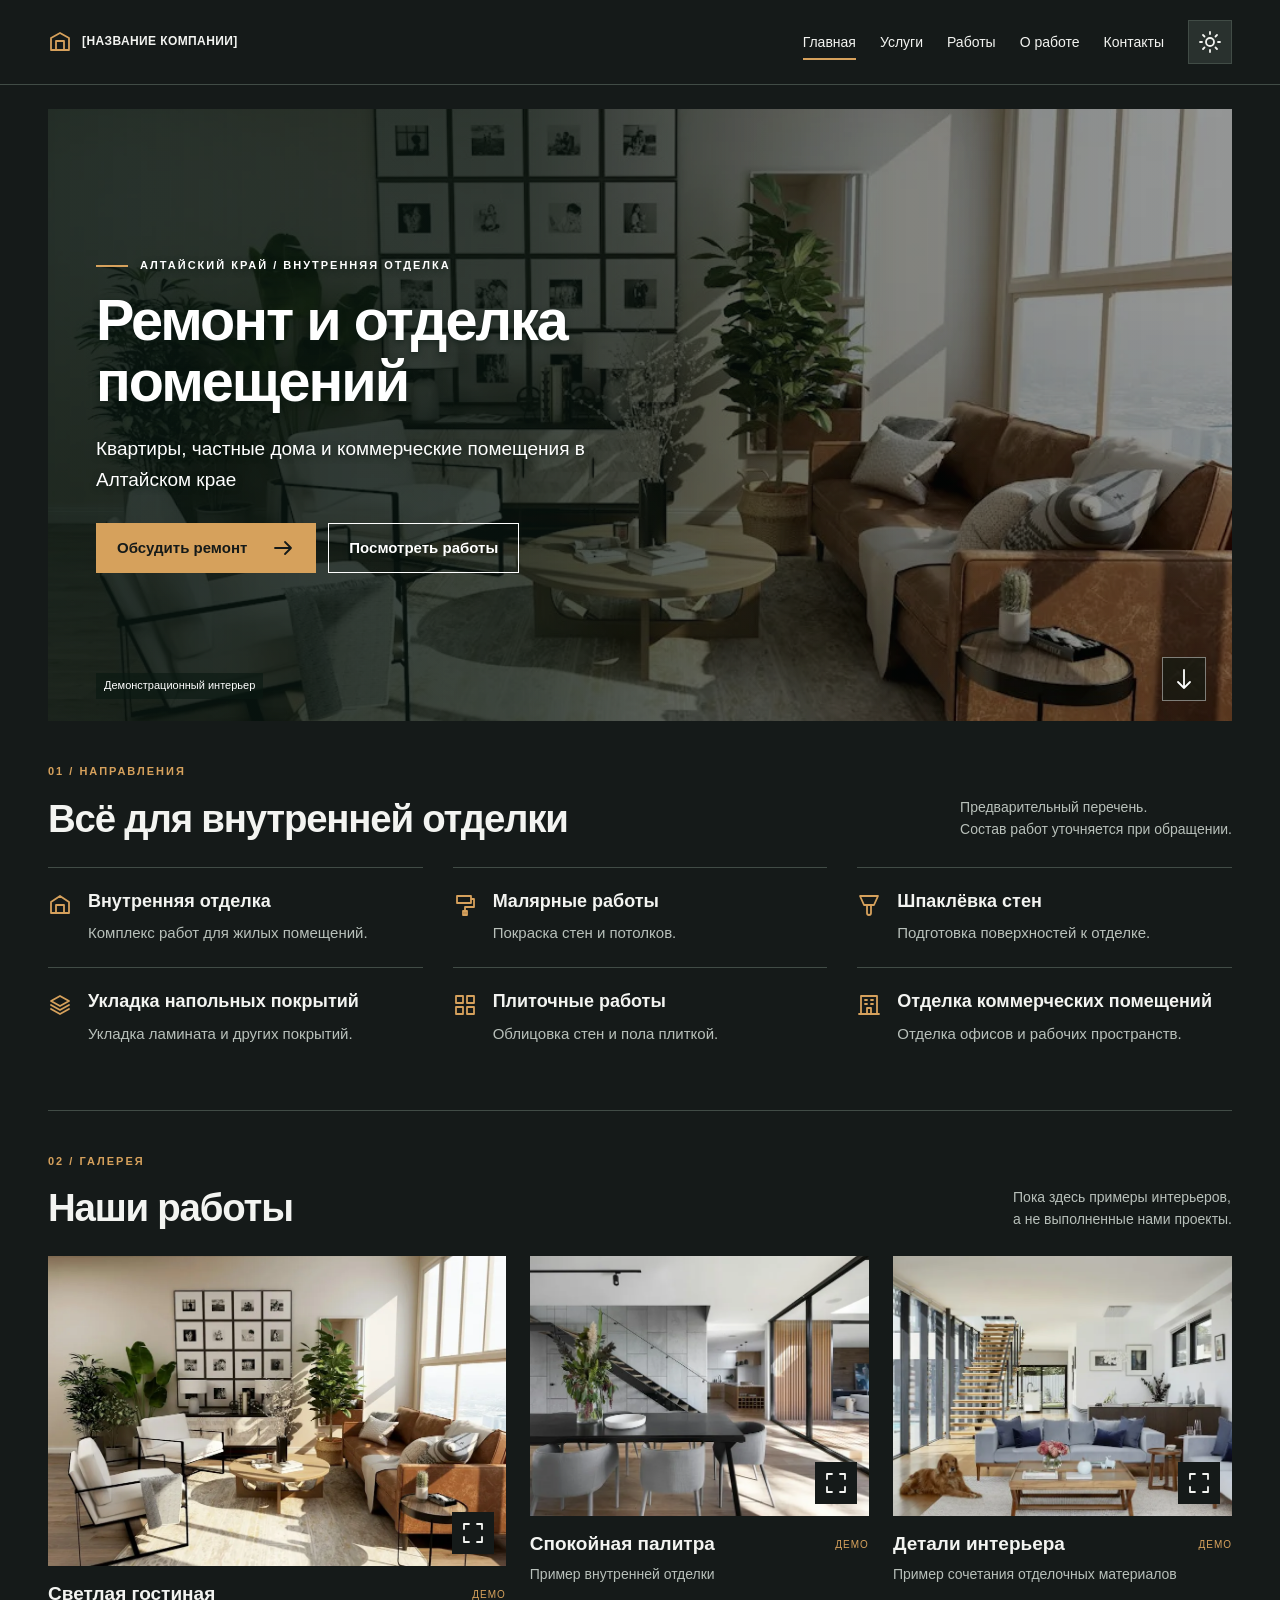
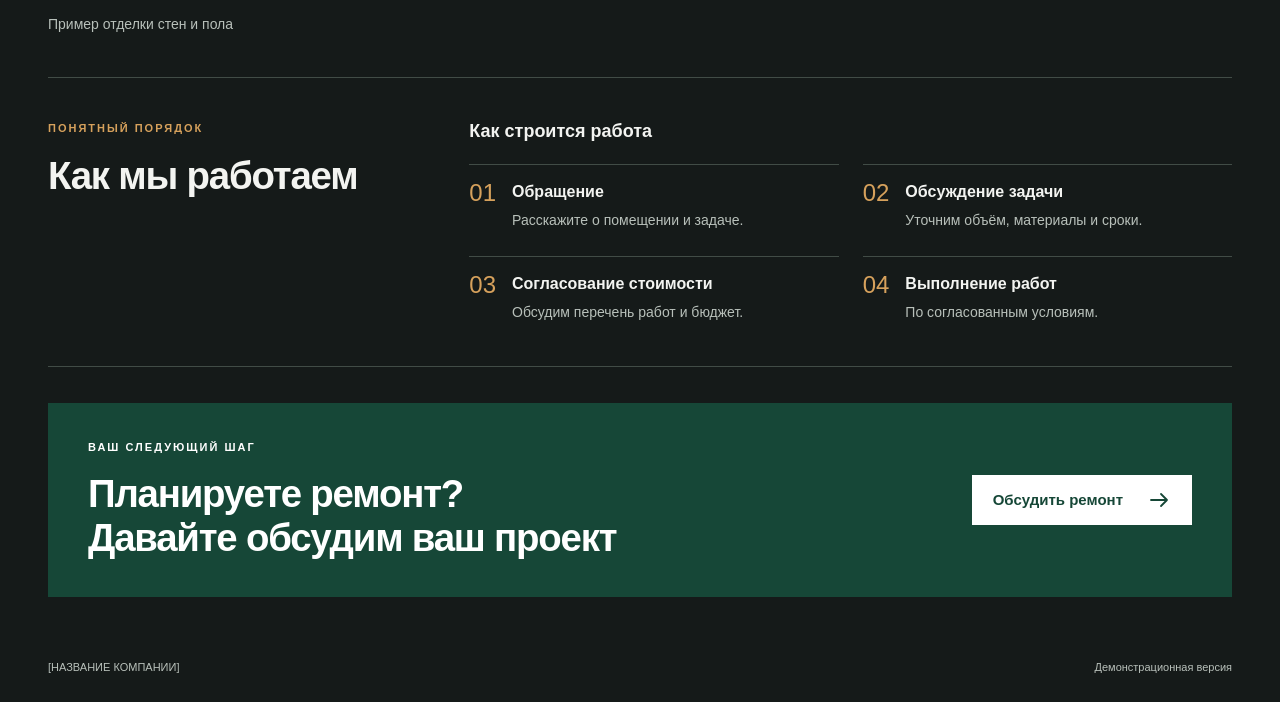
<file: index.html>
<!doctype html>
<html lang="ru" data-theme="dark" style="color-scheme:dark">
<head>
<meta charset="utf-8"><meta name="viewport" content="width=device-width, initial-scale=1">
<meta name="robots" content="noindex, nofollow">
<meta name="description" content="Внутренняя отделка квартир, домов и коммерческих помещений в Алтайском крае. Направления работ, порядок сотрудничества и контакты.">
<meta name="theme-color" content="#FFFFFF">
<title>Главная — Ремонт в Алтайском крае</title>
<script>/* До CSS: исключаем вспышку неверной темы. */
(function(){
var key='remont-premium-theme',t=null,available=false;
try{localStorage.setItem(key+'-check','1');localStorage.removeItem(key+'-check');available=true;t=localStorage.getItem(key);}catch(e){}
var portable=location.protocol==='file:'||!available;
var query=new URLSearchParams(location.search).get('theme');
if(portable&&(query==='light'||query==='dark')){t=query;try{localStorage.setItem(key,t);}catch(e){}}
var manual=t==='light'||t==='dark';
if(!manual)t='dark';
window.siteTheme={key:key,portable:portable,manual:manual};
document.documentElement.dataset.theme=t;document.documentElement.style.colorScheme=t;
})();</script>
<link rel="stylesheet" href="style.css?v=20261105-white-shadow-button"><script src="script.js?v=20261105-dark-default" defer></script>
</head>
<body>
<a class="skip" href="#main">Перейти к содержимому</a>
<header class="header"><div class="wrap header-inner"><a class="brand" href="index.html" aria-current="page"><span class="brand-mark" aria-hidden="true"><svg viewBox="0 0 24 24"><path d="M3 20V8l9-5 9 5v12M8 20v-9h8v9M3 20h18"/></svg></span><span data-company>[НАЗВАНИЕ КОМПАНИИ]</span></a><nav id="site-nav" aria-label="Навигация"><a href="index.html" aria-current="page">Главная</a><a href="services.html">Услуги</a><a href="works.html">Работы</a><a href="about.html">О работе</a><a href="contacts.html">Контакты</a></nav><button id="theme-toggle" class="icon-button" aria-label="Включить тёмную тему" aria-pressed="false"><svg class="moon" viewBox="0 0 24 24" aria-hidden="true"><path d="M20 15.6A8.5 8.5 0 0 1 8.4 4 8.5 8.5 0 1 0 20 15.6Z"/></svg><svg class="sun" viewBox="0 0 24 24" aria-hidden="true"><circle cx="12" cy="12" r="4"/><path d="M12 2v2m0 16v2M2 12h2m16 0h2M5 5l1.5 1.5m11 11L19 19M5 19l1.5-1.5m11-11L19 5"/></svg></button><button class="icon-button menu-toggle" hidden aria-expanded="false" aria-controls="site-nav" aria-label="Открыть меню"><svg viewBox="0 0 24 24" aria-hidden="true"><path class="menu-lines" d="M4 7h16M4 12h16M4 17h16"/><path class="menu-cross" d="m6 6 12 12M6 18 18 6"/></svg></button></div></header>
<main id="main" class="wrap page-index"><section class="premium-hero" aria-labelledby="hero-title"><img src="assets/images/living-room.webp" alt="Демонстрационный интерьер светлой гостиной" width="1000" height="750" fetchpriority="high"><div class="hero-content"><p class="eyebrow">Алтайский край / Внутренняя отделка</p><h1 id="hero-title">Ремонт и отделка<br>помещений</h1><p class="lead">Квартиры, частные дома и коммерческие помещения в Алтайском крае</p><div class="actions"><a class="button primary" href="contacts.html">Обсудить ремонт <svg viewBox="0 0 24 24" aria-hidden="true"><path d="M4 12h16m-6-6 6 6-6 6"/></svg></a><a class="button secondary" href="works.html">Посмотреть работы</a></div></div><span class="photo-note">Демонстрационный интерьер</span><a class="scroll-cue" href="#services" aria-label="Перейти к услугам"><svg viewBox="0 0 24 24" aria-hidden="true"><path d="M12 3v18m-6-6 6 6 6-6"/></svg></a></section><section id="services" class="section" aria-labelledby="services-title"><div class="section-head"><div><p class="eyebrow">01 / Направления</p><h2 id="services-title">Всё для внутренней отделки</h2></div><p class="section-note">Предварительный перечень.<br>Состав работ уточняется при обращении.</p></div><div id="services-grid" class="services-grid"><article class="service"><div><h3>Внутренняя отделка</h3><p>Комплекс работ для жилых помещений.</p></div></article><article class="service"><div><h3>Малярные работы</h3><p>Покраска стен и потолков.</p></div></article><article class="service"><div><h3>Шпаклёвка стен</h3><p>Подготовка поверхностей к отделке.</p></div></article><article class="service"><div><h3>Укладка напольных покрытий</h3><p>Укладка ламината и других покрытий.</p></div></article><article class="service"><div><h3>Плиточные работы</h3><p>Облицовка стен и пола плиткой.</p></div></article><article class="service"><div><h3>Отделка коммерческих помещений</h3><p>Отделка офисов и рабочих пространств.</p></div></article></div></section><section id="works" class="section" aria-labelledby="works-title"><div class="section-head"><div><p class="eyebrow">02 / Галерея</p><h2 id="works-title">Наши работы</h2></div><p class="section-note">Пока здесь примеры интерьеров,<br>а не выполненные нами проекты.</p></div><div id="projects-grid" class="projects-grid"><article class="project"><a class="project-photo" href="assets/images/living-room.webp"><img src="assets/images/living-room.webp" width="800" height="533" loading="lazy" alt="Демонстрационный интерьер"></a><h3>Светлая гостиная</h3><p>Пример отделки стен и пола · Демо</p></article><article class="project"><a class="project-photo" href="assets/images/interior.webp"><img src="assets/images/interior.webp" width="800" height="533" loading="lazy" alt="Демонстрационный интерьер"></a><h3>Спокойная палитра</h3><p>Пример внутренней отделки · Демо</p></article><article class="project"><a class="project-photo" href="assets/images/bathroom.webp"><img src="assets/images/bathroom.webp" width="800" height="533" loading="lazy" alt="Демонстрационный интерьер"></a><h3>Детали интерьера</h3><p>Пример сочетания отделочных материалов · Демо</p></article></div></section><section class="section process-section"><div><p class="eyebrow">Понятный порядок</p><h2>Как мы работаем</h2></div><div class="process"><h3>Как строится работа</h3><ol><li><span>01</span><div><strong>Обращение</strong><p>Расскажите о помещении и задаче.</p></div></li><li><span>02</span><div><strong>Обсуждение задачи</strong><p>Уточним объём, материалы и сроки.</p></div></li><li><span>03</span><div><strong>Согласование стоимости</strong><p>Обсудим перечень работ и бюджет.</p></div></li><li><span>04</span><div><strong>Выполнение работ</strong><p>По согласованным условиям.</p></div></li></ol></div></section><section class="cta"><div><p class="eyebrow">Ваш следующий шаг</p><h2>Планируете ремонт?<br>Давайте обсудим ваш проект</h2></div><a class="button primary" href="contacts.html">Обсудить ремонт <svg viewBox="0 0 24 24" aria-hidden="true"><path d="M4 12h16m-6-6 6 6-6 6"/></svg></a></section></main><footer class="wrap footer"><span data-company>[НАЗВАНИЕ КОМПАНИИ]</span><span>Демонстрационная версия</span></footer>
<dialog id="lightbox" aria-labelledby="lightbox-title"><button class="icon-button close" id="close-lightbox" aria-label="Закрыть фотографию"><svg viewBox="0 0 24 24" aria-hidden="true"><path d="m6 6 12 12M6 18 18 6"/></svg></button><img id="lightbox-image" alt=""><div class="lightbox-caption"><h2 id="lightbox-title"></h2><p id="lightbox-description"></p></div></dialog>
<noscript><p class="wrap">Для интерактивной галереи и переключения темы включите JavaScript.</p></noscript>
</body></html>
</file>
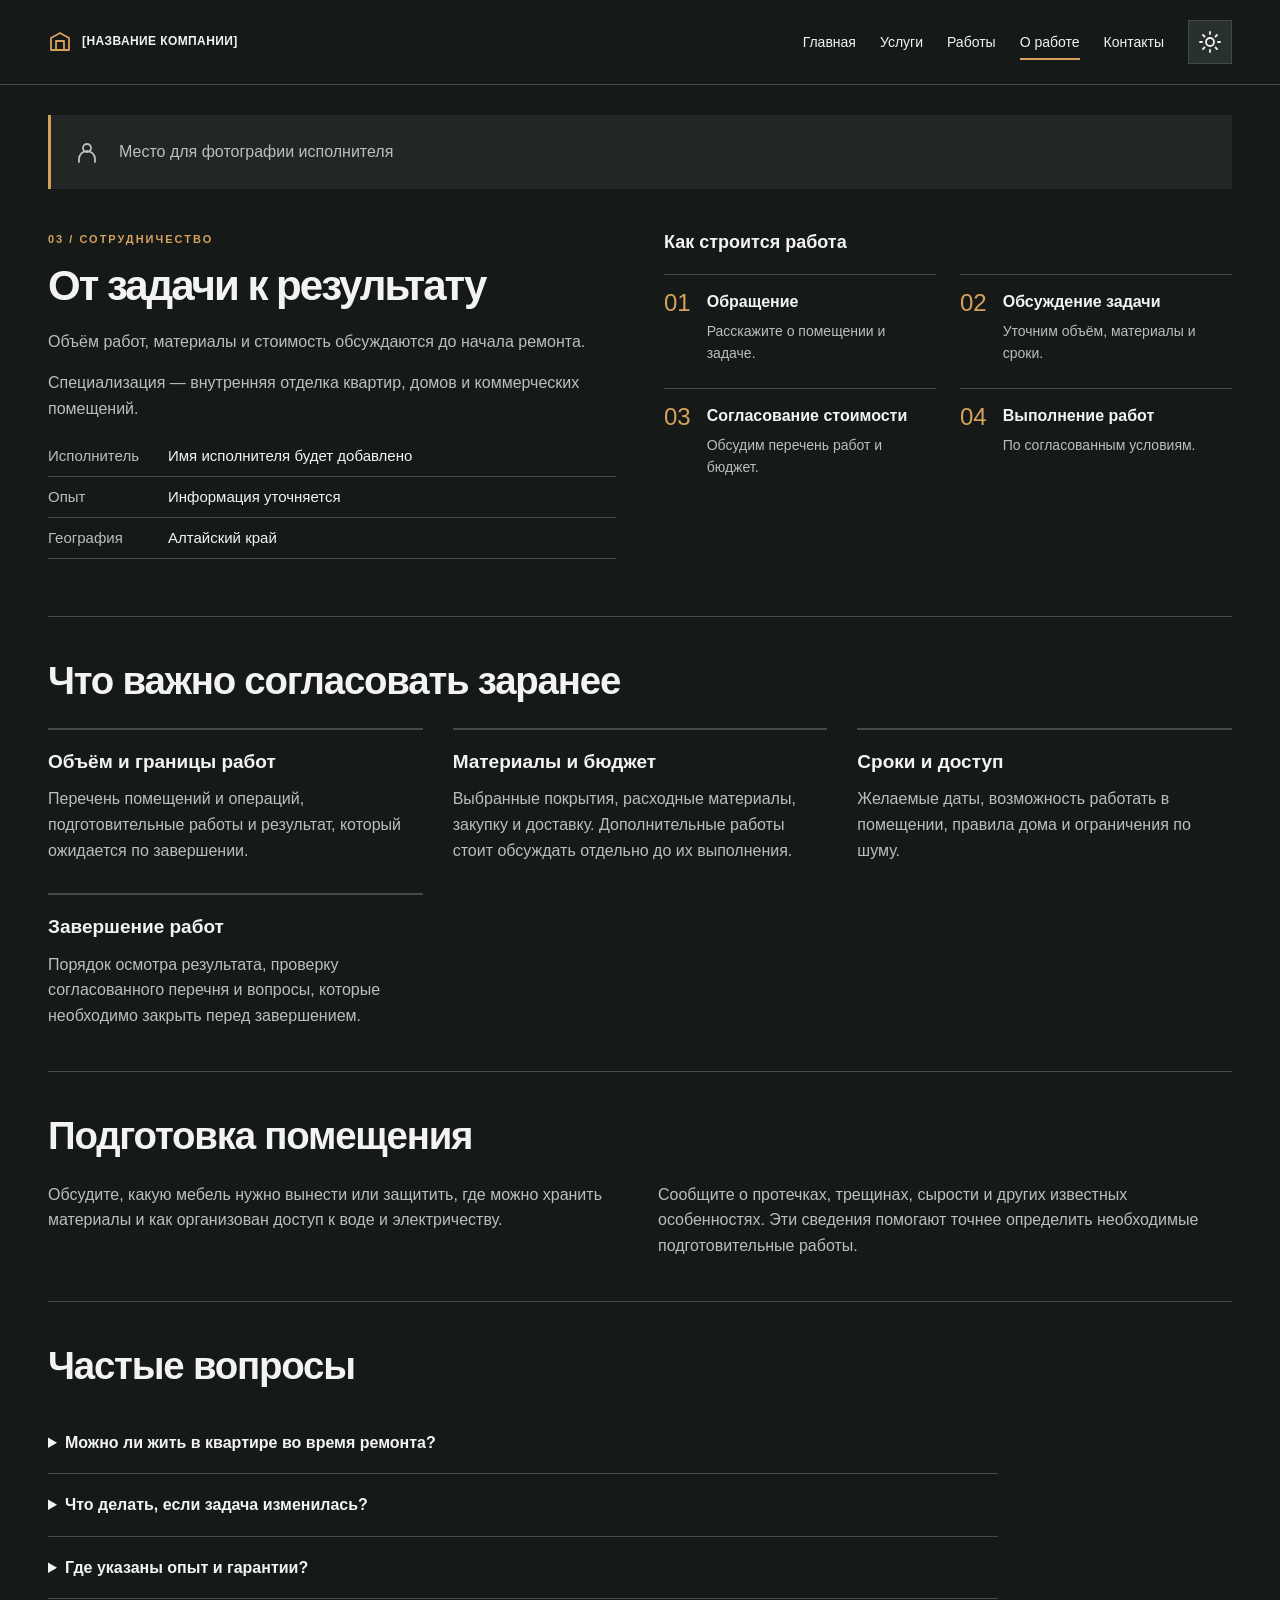
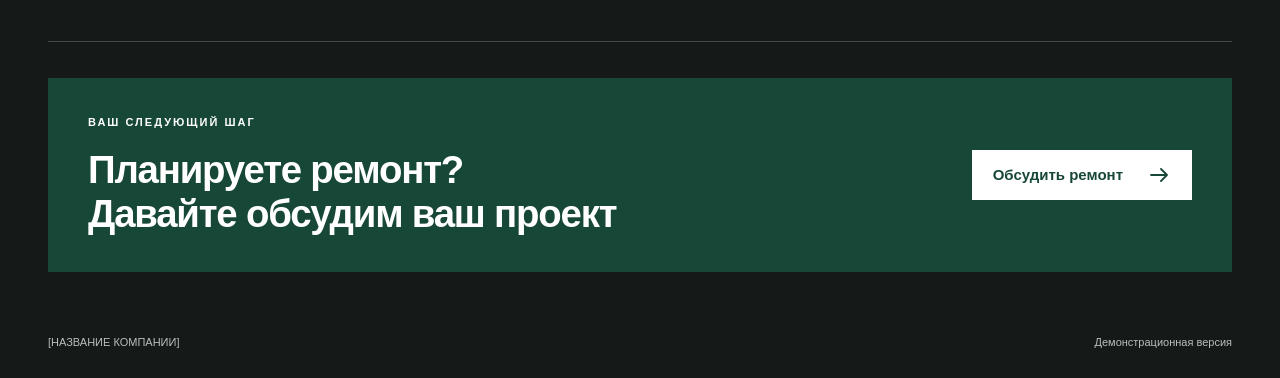
<file: about.html>
<!doctype html>
<html lang="ru" data-theme="dark" style="color-scheme:dark">
<head>
<meta charset="utf-8"><meta name="viewport" content="width=device-width, initial-scale=1">
<meta name="robots" content="noindex, nofollow">
<meta name="description" content="Внутренняя отделка квартир, домов и коммерческих помещений в Алтайском крае. Направления работ, порядок сотрудничества и контакты.">
<meta name="theme-color" content="#FFFFFF">
<title>О работе — Ремонт в Алтайском крае</title>
<script>/* До CSS: исключаем вспышку неверной темы. */
(function(){
var key='remont-premium-theme',t=null,available=false;
try{localStorage.setItem(key+'-check','1');localStorage.removeItem(key+'-check');available=true;t=localStorage.getItem(key);}catch(e){}
var portable=location.protocol==='file:'||!available;
var query=new URLSearchParams(location.search).get('theme');
if(portable&&(query==='light'||query==='dark')){t=query;try{localStorage.setItem(key,t);}catch(e){}}
var manual=t==='light'||t==='dark';
if(!manual)t='dark';
window.siteTheme={key:key,portable:portable,manual:manual};
document.documentElement.dataset.theme=t;document.documentElement.style.colorScheme=t;
})();</script>
<link rel="stylesheet" href="style.css?v=20261105-white-shadow-button"><script src="script.js?v=20261105-dark-default" defer></script>
</head>
<body>
<a class="skip" href="#main">Перейти к содержимому</a>
<header class="header"><div class="wrap header-inner"><a class="brand" href="index.html"><span class="brand-mark" aria-hidden="true"><svg viewBox="0 0 24 24"><path d="M3 20V8l9-5 9 5v12M8 20v-9h8v9M3 20h18"/></svg></span><span data-company>[НАЗВАНИЕ КОМПАНИИ]</span></a><nav id="site-nav" aria-label="Навигация"><a href="index.html">Главная</a><a href="services.html">Услуги</a><a href="works.html">Работы</a><a href="about.html" aria-current="page">О работе</a><a href="contacts.html">Контакты</a></nav><button id="theme-toggle" class="icon-button" aria-label="Включить тёмную тему" aria-pressed="false"><svg class="moon" viewBox="0 0 24 24" aria-hidden="true"><path d="M20 15.6A8.5 8.5 0 0 1 8.4 4 8.5 8.5 0 1 0 20 15.6Z"/></svg><svg class="sun" viewBox="0 0 24 24" aria-hidden="true"><circle cx="12" cy="12" r="4"/><path d="M12 2v2m0 16v2M2 12h2m16 0h2M5 5l1.5 1.5m11 11L19 19M5 19l1.5-1.5m11-11L19 5"/></svg></button><button class="icon-button menu-toggle" hidden aria-expanded="false" aria-controls="site-nav" aria-label="Открыть меню"><svg viewBox="0 0 24 24" aria-hidden="true"><path class="menu-lines" d="M4 7h16M4 12h16M4 17h16"/><path class="menu-cross" d="m6 6 12 12M6 18 18 6"/></svg></button></div></header>
<main id="main" class="wrap page-about"><figure class="owner-placeholder"><svg viewBox="0 0 24 24" aria-hidden="true"><circle cx="12" cy="8" r="4"/><path d="M4 22v-3a8 8 0 0 1 16 0v3"/></svg><figcaption>Место для фотографии исполнителя</figcaption></figure><section class="section about" aria-labelledby="about-title"><div><p class="eyebrow">03 / Сотрудничество</p><h1 id="about-title">От задачи к результату</h1><p>Объём работ, материалы и стоимость обсуждаются до начала ремонта.</p><p class="specialty">Специализация — внутренняя отделка квартир, домов и коммерческих помещений.</p><dl class="facts"><div><dt>Исполнитель</dt><dd id="owner">Имя исполнителя будет добавлено</dd></div><div><dt>Опыт</dt><dd id="experience">Информация уточняется</dd></div><div><dt>География</dt><dd data-region>Алтайский край</dd></div></dl></div><div class="process"><h3>Как строится работа</h3><ol><li><span>01</span><div><strong>Обращение</strong><p>Расскажите о помещении и задаче.</p></div></li><li><span>02</span><div><strong>Обсуждение задачи</strong><p>Уточним объём, материалы и сроки.</p></div></li><li><span>03</span><div><strong>Согласование стоимости</strong><p>Обсудим перечень работ и бюджет.</p></div></li><li><span>04</span><div><strong>Выполнение работ</strong><p>По согласованным условиям.</p></div></li></ol></div></section><section class="section editorial"><h2>Что важно согласовать заранее</h2><div class="detail-grid"><article><h3>Объём и границы работ</h3><p>Перечень помещений и операций, подготовительные работы и результат, который ожидается по завершении.</p></article><article><h3>Материалы и бюджет</h3><p>Выбранные покрытия, расходные материалы, закупку и доставку. Дополнительные работы стоит обсуждать отдельно до их выполнения.</p></article><article><h3>Сроки и доступ</h3><p>Желаемые даты, возможность работать в помещении, правила дома и ограничения по шуму.</p></article><article><h3>Завершение работ</h3><p>Порядок осмотра результата, проверку согласованного перечня и вопросы, которые необходимо закрыть перед завершением.</p></article></div></section><section class="section editorial"><h2>Подготовка помещения</h2><div class="text-columns"><p>Обсудите, какую мебель нужно вынести или защитить, где можно хранить материалы и как организован доступ к воде и электричеству.</p><p>Сообщите о протечках, трещинах, сырости и других известных особенностях. Эти сведения помогают точнее определить необходимые подготовительные работы.</p></div></section><section class="section editorial"><h2>Частые вопросы</h2><div class="faq"><details><summary>Можно ли жить в квартире во время ремонта?</summary><p>Это зависит от объёма, пыли, шума и доступности бытовых зон. Возможность проживания и порядок работ необходимо обсудить заранее.</p></details><details><summary>Что делать, если задача изменилась?</summary><p>Обсудить изменения до выполнения дополнительных работ: уточнить материалы, стоимость и влияние на сроки.</p></details><details><summary>Где указаны опыт и гарантии?</summary><p>Подтверждённые сведения ещё не предоставлены. Условия ответственности и другие договорённости нужно уточнять непосредственно у исполнителя.</p></details></div></section><section class="cta"><div><p class="eyebrow">Ваш следующий шаг</p><h2>Планируете ремонт?<br>Давайте обсудим ваш проект</h2></div><a class="button primary" href="contacts.html">Обсудить ремонт <svg viewBox="0 0 24 24" aria-hidden="true"><path d="M4 12h16m-6-6 6 6-6 6"/></svg></a></section></main><footer class="wrap footer"><span data-company>[НАЗВАНИЕ КОМПАНИИ]</span><span>Демонстрационная версия</span></footer>
<dialog id="lightbox" aria-labelledby="lightbox-title"><button class="icon-button close" id="close-lightbox" aria-label="Закрыть фотографию"><svg viewBox="0 0 24 24" aria-hidden="true"><path d="m6 6 12 12M6 18 18 6"/></svg></button><img id="lightbox-image" alt=""><div class="lightbox-caption"><h2 id="lightbox-title"></h2><p id="lightbox-description"></p></div></dialog>
<noscript><p class="wrap">Для интерактивной галереи и переключения темы включите JavaScript.</p></noscript>
</body></html>
</file>
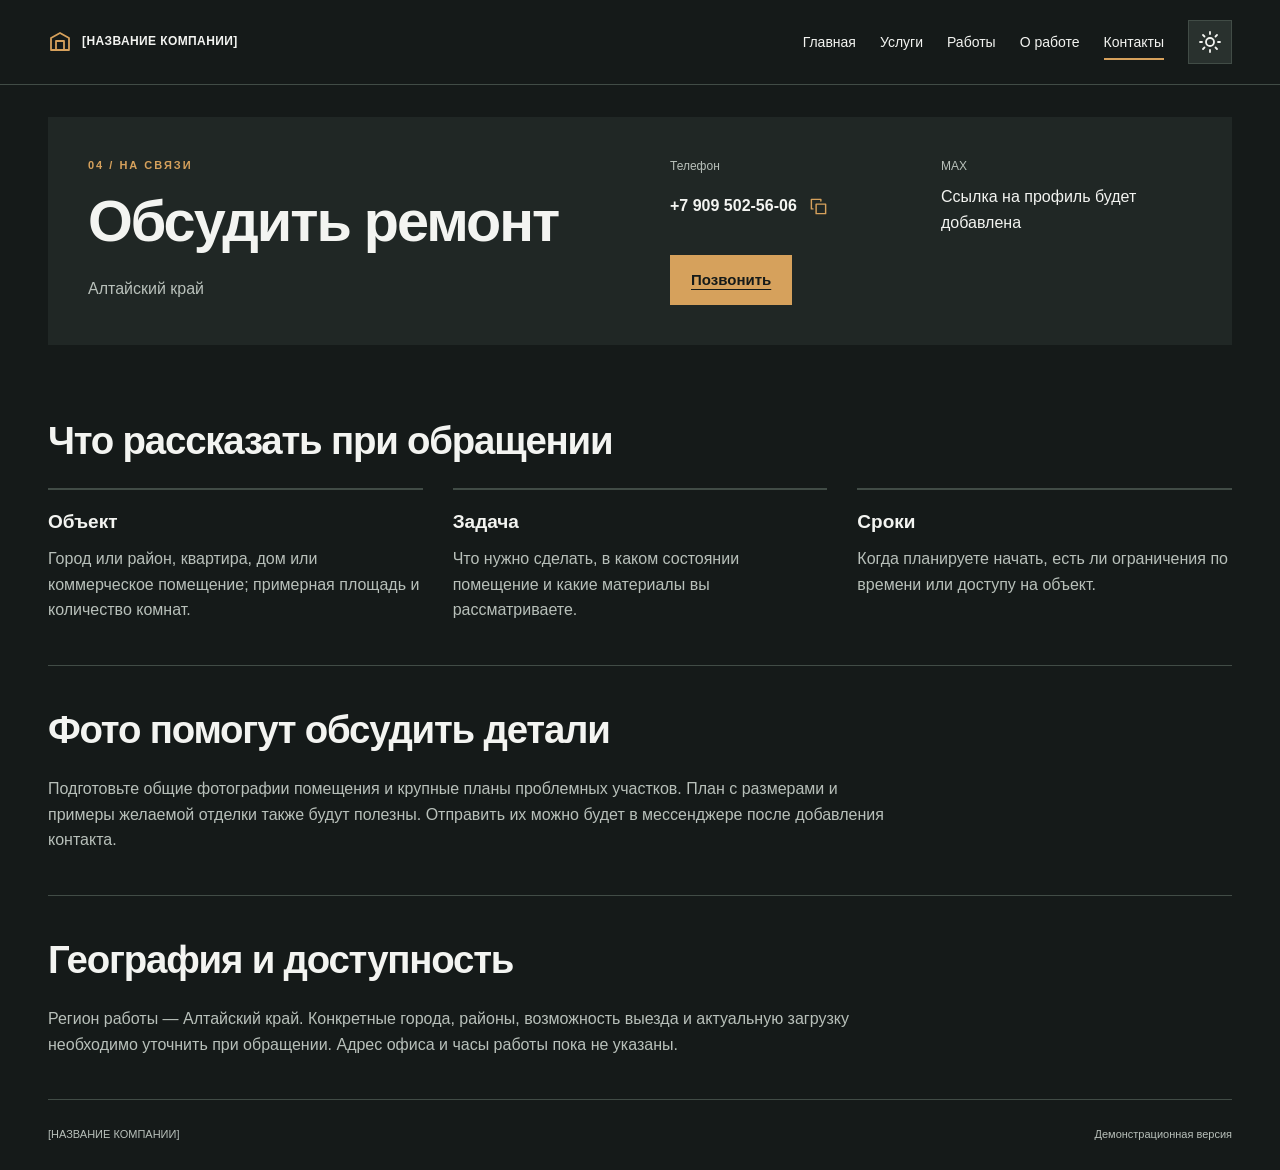
<file: contacts.html>
<!doctype html>
<html lang="ru" data-theme="dark" style="color-scheme:dark">
<head>
<meta charset="utf-8"><meta name="viewport" content="width=device-width, initial-scale=1">
<meta name="robots" content="noindex, nofollow">
<meta name="description" content="Внутренняя отделка квартир, домов и коммерческих помещений в Алтайском крае. Направления работ, порядок сотрудничества и контакты.">
<meta name="theme-color" content="#FFFFFF">
<title>Контакты — Ремонт в Алтайском крае</title>
<script>/* До CSS: исключаем вспышку неверной темы. */
(function(){
var key='remont-premium-theme',t=null,available=false;
try{localStorage.setItem(key+'-check','1');localStorage.removeItem(key+'-check');available=true;t=localStorage.getItem(key);}catch(e){}
var portable=location.protocol==='file:'||!available;
var query=new URLSearchParams(location.search).get('theme');
if(portable&&(query==='light'||query==='dark')){t=query;try{localStorage.setItem(key,t);}catch(e){}}
var manual=t==='light'||t==='dark';
if(!manual)t='dark';
window.siteTheme={key:key,portable:portable,manual:manual};
document.documentElement.dataset.theme=t;document.documentElement.style.colorScheme=t;
})();</script>
<link rel="stylesheet" href="style.css?v=20261105-white-shadow-button"><script src="script.js?v=20261105-dark-default" defer></script>
</head>
<body>
<a class="skip" href="#main">Перейти к содержимому</a>
<header class="header"><div class="wrap header-inner"><a class="brand" href="index.html"><span class="brand-mark" aria-hidden="true"><svg viewBox="0 0 24 24"><path d="M3 20V8l9-5 9 5v12M8 20v-9h8v9M3 20h18"/></svg></span><span data-company>[НАЗВАНИЕ КОМПАНИИ]</span></a><nav id="site-nav" aria-label="Навигация"><a href="index.html">Главная</a><a href="services.html">Услуги</a><a href="works.html">Работы</a><a href="about.html">О работе</a><a href="contacts.html" aria-current="page">Контакты</a></nav><button id="theme-toggle" class="icon-button" aria-label="Включить тёмную тему" aria-pressed="false"><svg class="moon" viewBox="0 0 24 24" aria-hidden="true"><path d="M20 15.6A8.5 8.5 0 0 1 8.4 4 8.5 8.5 0 1 0 20 15.6Z"/></svg><svg class="sun" viewBox="0 0 24 24" aria-hidden="true"><circle cx="12" cy="12" r="4"/><path d="M12 2v2m0 16v2M2 12h2m16 0h2M5 5l1.5 1.5m11 11L19 19M5 19l1.5-1.5m11-11L19 5"/></svg></button><button class="icon-button menu-toggle" hidden aria-expanded="false" aria-controls="site-nav" aria-label="Открыть меню"><svg viewBox="0 0 24 24" aria-hidden="true"><path class="menu-lines" d="M4 7h16M4 12h16M4 17h16"/><path class="menu-cross" d="m6 6 12 12M6 18 18 6"/></svg></button></div></header>
<main id="main" class="wrap page-contacts"><section id="contacts" class="contacts" aria-labelledby="contacts-title"><div><p class="eyebrow">04 / На связи</p><h1 id="contacts-title">Обсудить ремонт</h1><p data-region>Алтайский край</p></div><div class="contact-details"><div><span class="contact-label">Телефон</span><div id="phone">+7 909 502-56-06</div></div><div><span class="contact-label">MAX</span><div id="max">Ссылка на профиль будет добавлена</div></div><div id="extra-contacts"></div><div id="call-action"><a class="button primary" href="tel:+79095025606">Позвонить</a></div></div></section><section class="section editorial"><h2>Что рассказать при обращении</h2><div class="detail-grid"><article><h3>Объект</h3><p>Город или район, квартира, дом или коммерческое помещение; примерная площадь и количество комнат.</p></article><article><h3>Задача</h3><p>Что нужно сделать, в каком состоянии помещение и какие материалы вы рассматриваете.</p></article><article><h3>Сроки</h3><p>Когда планируете начать, есть ли ограничения по времени или доступу на объект.</p></article></div></section><section class="section editorial"><h2>Фото помогут обсудить детали</h2><p>Подготовьте общие фотографии помещения и крупные планы проблемных участков. План с размерами и примеры желаемой отделки также будут полезны. Отправить их можно будет в мессенджере после добавления контакта.</p></section><section class="section editorial"><h2>География и доступность</h2><p>Регион работы — Алтайский край. Конкретные города, районы, возможность выезда и актуальную загрузку необходимо уточнить при обращении. Адрес офиса и часы работы пока не указаны.</p></section></main><footer class="wrap footer"><span data-company>[НАЗВАНИЕ КОМПАНИИ]</span><span>Демонстрационная версия</span></footer>
<dialog id="lightbox" aria-labelledby="lightbox-title"><button class="icon-button close" id="close-lightbox" aria-label="Закрыть фотографию"><svg viewBox="0 0 24 24" aria-hidden="true"><path d="m6 6 12 12M6 18 18 6"/></svg></button><img id="lightbox-image" alt=""><div class="lightbox-caption"><h2 id="lightbox-title"></h2><p id="lightbox-description"></p></div></dialog>
<noscript><p class="wrap">Для интерактивной галереи и переключения темы включите JavaScript.</p></noscript>
</body></html>
</file>
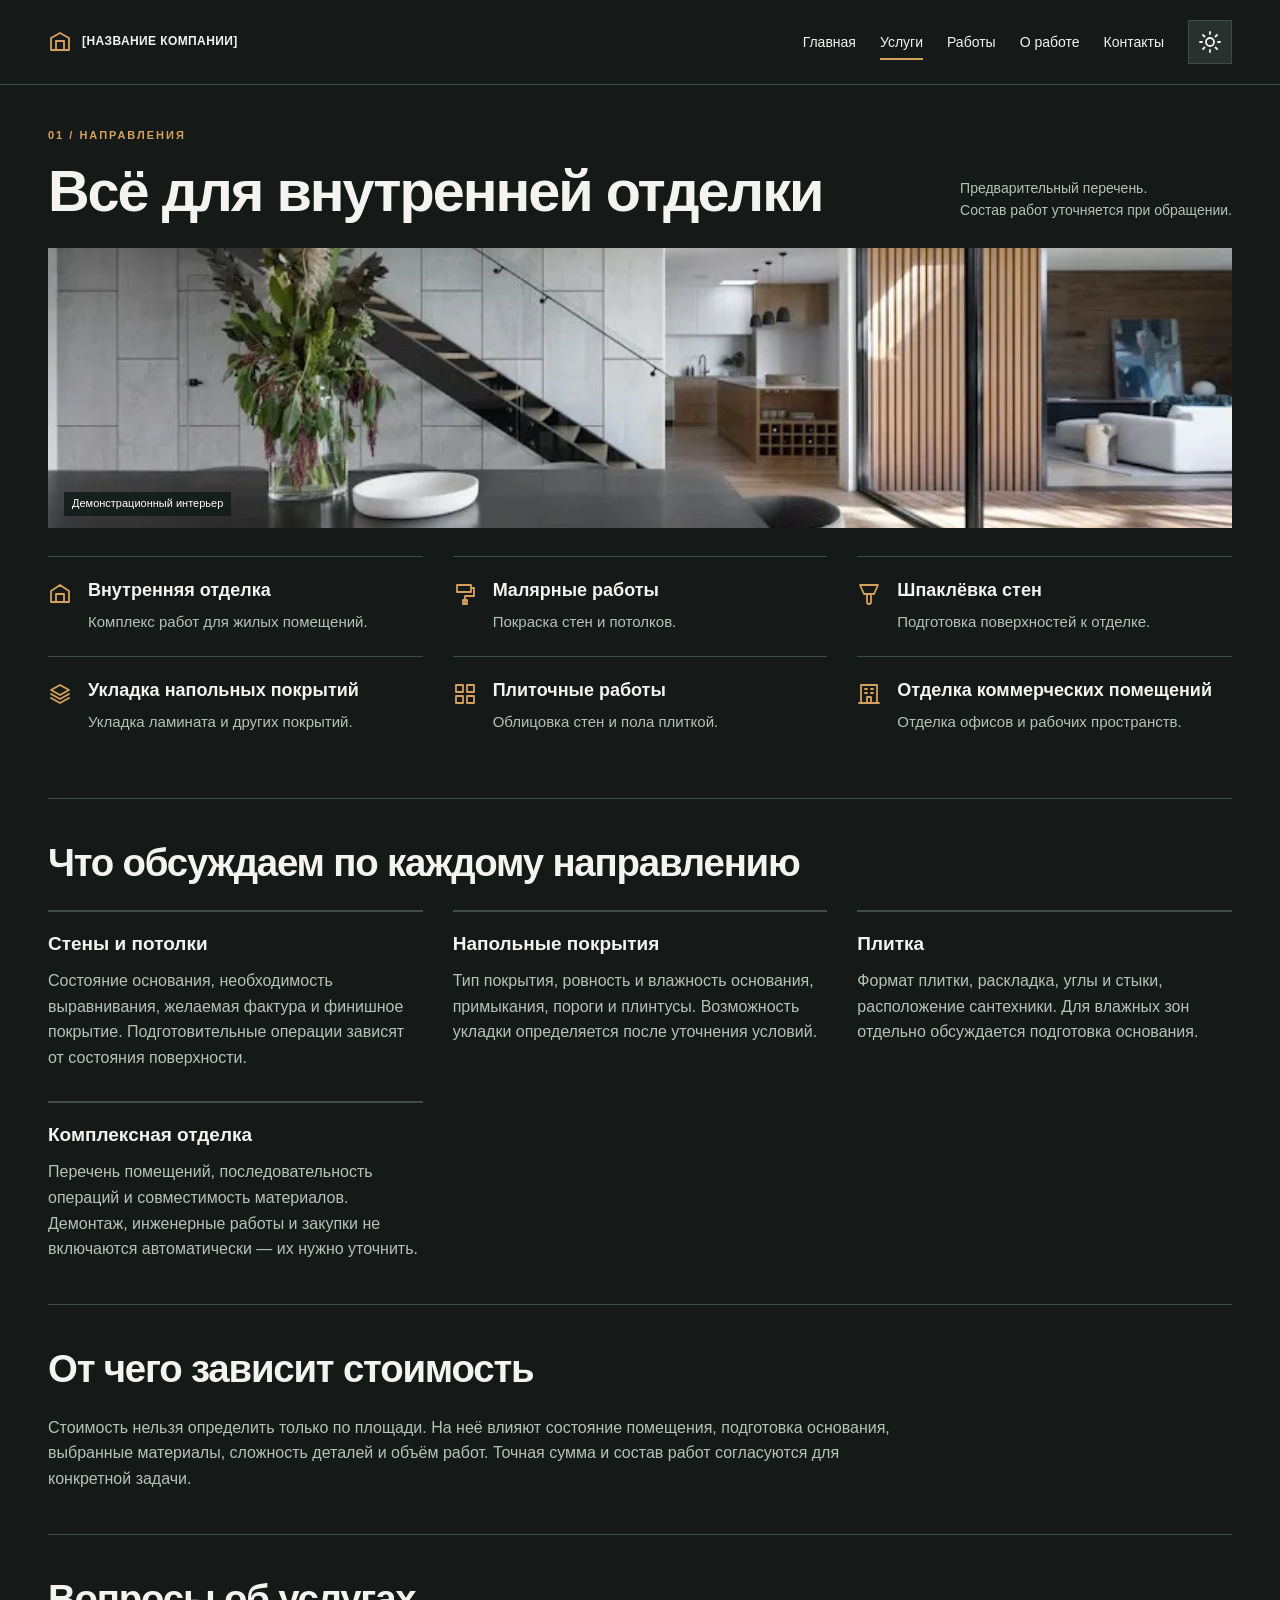
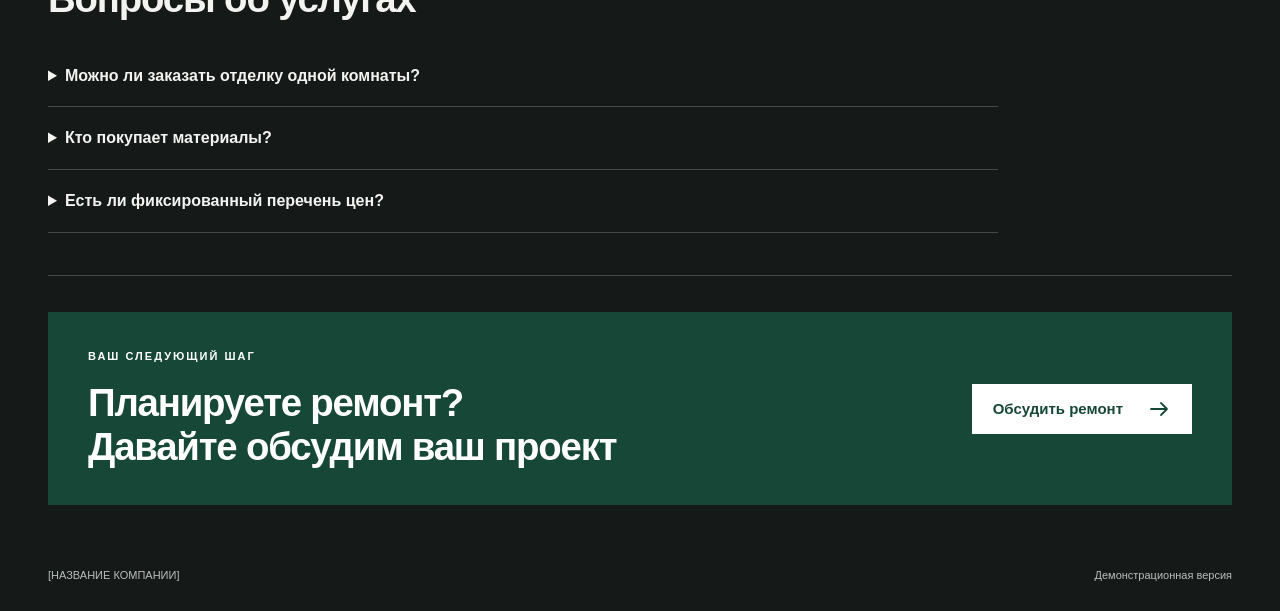
<file: services.html>
<!doctype html>
<html lang="ru" data-theme="dark" style="color-scheme:dark">
<head>
<meta charset="utf-8"><meta name="viewport" content="width=device-width, initial-scale=1">
<meta name="robots" content="noindex, nofollow">
<meta name="description" content="Внутренняя отделка квартир, домов и коммерческих помещений в Алтайском крае. Направления работ, порядок сотрудничества и контакты.">
<meta name="theme-color" content="#FFFFFF">
<title>Услуги — Ремонт в Алтайском крае</title>
<script>/* До CSS: исключаем вспышку неверной темы. */
(function(){
var key='remont-premium-theme',t=null,available=false;
try{localStorage.setItem(key+'-check','1');localStorage.removeItem(key+'-check');available=true;t=localStorage.getItem(key);}catch(e){}
var portable=location.protocol==='file:'||!available;
var query=new URLSearchParams(location.search).get('theme');
if(portable&&(query==='light'||query==='dark')){t=query;try{localStorage.setItem(key,t);}catch(e){}}
var manual=t==='light'||t==='dark';
if(!manual)t='dark';
window.siteTheme={key:key,portable:portable,manual:manual};
document.documentElement.dataset.theme=t;document.documentElement.style.colorScheme=t;
})();</script>
<link rel="stylesheet" href="style.css?v=20261105-white-shadow-button"><script src="script.js?v=20261105-dark-default" defer></script>
</head>
<body>
<a class="skip" href="#main">Перейти к содержимому</a>
<header class="header"><div class="wrap header-inner"><a class="brand" href="index.html"><span class="brand-mark" aria-hidden="true"><svg viewBox="0 0 24 24"><path d="M3 20V8l9-5 9 5v12M8 20v-9h8v9M3 20h18"/></svg></span><span data-company>[НАЗВАНИЕ КОМПАНИИ]</span></a><nav id="site-nav" aria-label="Навигация"><a href="index.html">Главная</a><a href="services.html" aria-current="page">Услуги</a><a href="works.html">Работы</a><a href="about.html">О работе</a><a href="contacts.html">Контакты</a></nav><button id="theme-toggle" class="icon-button" aria-label="Включить тёмную тему" aria-pressed="false"><svg class="moon" viewBox="0 0 24 24" aria-hidden="true"><path d="M20 15.6A8.5 8.5 0 0 1 8.4 4 8.5 8.5 0 1 0 20 15.6Z"/></svg><svg class="sun" viewBox="0 0 24 24" aria-hidden="true"><circle cx="12" cy="12" r="4"/><path d="M12 2v2m0 16v2M2 12h2m16 0h2M5 5l1.5 1.5m11 11L19 19M5 19l1.5-1.5m11-11L19 5"/></svg></button><button class="icon-button menu-toggle" hidden aria-expanded="false" aria-controls="site-nav" aria-label="Открыть меню"><svg viewBox="0 0 24 24" aria-hidden="true"><path class="menu-lines" d="M4 7h16M4 12h16M4 17h16"/><path class="menu-cross" d="m6 6 12 12M6 18 18 6"/></svg></button></div></header>
<main id="main" class="wrap page-services"><section id="services" class="section" aria-labelledby="services-title"><div class="section-head"><div><p class="eyebrow">01 / Направления</p><h1 id="services-title">Всё для внутренней отделки</h1></div><p class="section-note">Предварительный перечень.<br>Состав работ уточняется при обращении.</p></div><figure class="intro-photo"><img src="assets/images/interior.webp" width="800" height="533" alt="Пример отделки современного интерьера"><figcaption>Демонстрационный интерьер</figcaption></figure><div id="services-grid" class="services-grid"><article class="service"><div><h3>Внутренняя отделка</h3><p>Комплекс работ для жилых помещений.</p></div></article><article class="service"><div><h3>Малярные работы</h3><p>Покраска стен и потолков.</p></div></article><article class="service"><div><h3>Шпаклёвка стен</h3><p>Подготовка поверхностей к отделке.</p></div></article><article class="service"><div><h3>Укладка напольных покрытий</h3><p>Укладка ламината и других покрытий.</p></div></article><article class="service"><div><h3>Плиточные работы</h3><p>Облицовка стен и пола плиткой.</p></div></article><article class="service"><div><h3>Отделка коммерческих помещений</h3><p>Отделка офисов и рабочих пространств.</p></div></article></div></section><section class="section editorial"><h2>Что обсуждаем по каждому направлению</h2><div class="detail-grid"><article><h3>Стены и потолки</h3><p>Состояние основания, необходимость выравнивания, желаемая фактура и финишное покрытие. Подготовительные операции зависят от состояния поверхности.</p></article><article><h3>Напольные покрытия</h3><p>Тип покрытия, ровность и влажность основания, примыкания, пороги и плинтусы. Возможность укладки определяется после уточнения условий.</p></article><article><h3>Плитка</h3><p>Формат плитки, раскладка, углы и стыки, расположение сантехники. Для влажных зон отдельно обсуждается подготовка основания.</p></article><article><h3>Комплексная отделка</h3><p>Перечень помещений, последовательность операций и совместимость материалов. Демонтаж, инженерные работы и закупки не включаются автоматически — их нужно уточнить.</p></article></div></section><section class="section editorial"><h2>От чего зависит стоимость</h2><p>Стоимость нельзя определить только по площади. На неё влияют состояние помещения, подготовка основания, выбранные материалы, сложность деталей и объём работ. Точная сумма и состав работ согласуются для конкретной задачи.</p></section><section class="section editorial"><h2>Вопросы об услугах</h2><div class="faq"><details><summary>Можно ли заказать отделку одной комнаты?</summary><p>Опишите помещение и необходимые работы. Возможность выполнения и условия нужно уточнить при обращении.</p></details><details><summary>Кто покупает материалы?</summary><p>Порядок закупки, доставки и хранения обсуждается отдельно. До покупки стоит согласовать типы материалов и необходимое количество.</p></details><details><summary>Есть ли фиксированный перечень цен?</summary><p>Подтверждённый перечень цен пока не опубликован. Цены не указаны, чтобы не создавать неверных ожиданий до обсуждения объёма и состояния объекта.</p></details></div></section><section class="cta"><div><p class="eyebrow">Ваш следующий шаг</p><h2>Планируете ремонт?<br>Давайте обсудим ваш проект</h2></div><a class="button primary" href="contacts.html">Обсудить ремонт <svg viewBox="0 0 24 24" aria-hidden="true"><path d="M4 12h16m-6-6 6 6-6 6"/></svg></a></section></main><footer class="wrap footer"><span data-company>[НАЗВАНИЕ КОМПАНИИ]</span><span>Демонстрационная версия</span></footer>
<dialog id="lightbox" aria-labelledby="lightbox-title"><button class="icon-button close" id="close-lightbox" aria-label="Закрыть фотографию"><svg viewBox="0 0 24 24" aria-hidden="true"><path d="m6 6 12 12M6 18 18 6"/></svg></button><img id="lightbox-image" alt=""><div class="lightbox-caption"><h2 id="lightbox-title"></h2><p id="lightbox-description"></p></div></dialog>
<noscript><p class="wrap">Для интерактивной галереи и переключения темы включите JavaScript.</p></noscript>
</body></html>
</file>
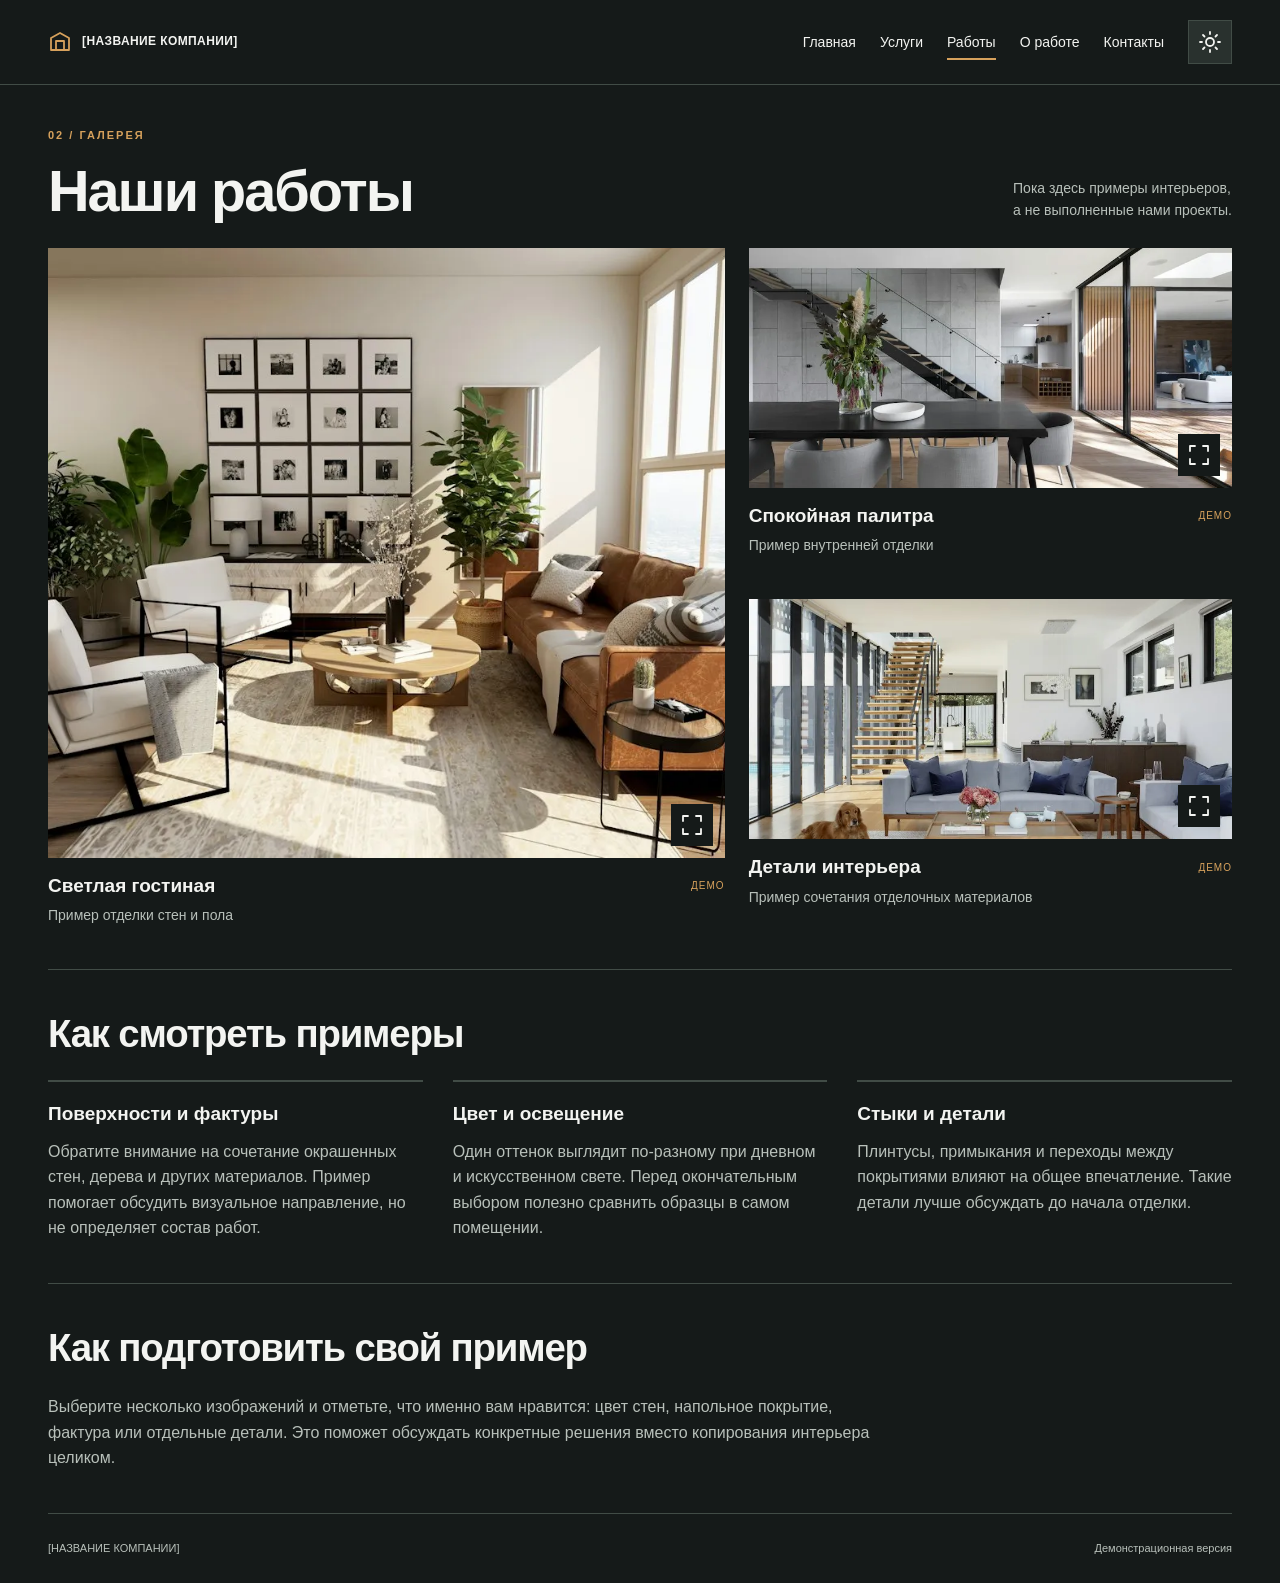
<file: works.html>
<!doctype html>
<html lang="ru" data-theme="dark" style="color-scheme:dark">
<head>
<meta charset="utf-8"><meta name="viewport" content="width=device-width, initial-scale=1">
<meta name="robots" content="noindex, nofollow">
<meta name="description" content="Внутренняя отделка квартир, домов и коммерческих помещений в Алтайском крае. Направления работ, порядок сотрудничества и контакты.">
<meta name="theme-color" content="#FFFFFF">
<title>Работы — Ремонт в Алтайском крае</title>
<script>/* До CSS: исключаем вспышку неверной темы. */
(function(){
var key='remont-premium-theme',t=null,available=false;
try{localStorage.setItem(key+'-check','1');localStorage.removeItem(key+'-check');available=true;t=localStorage.getItem(key);}catch(e){}
var portable=location.protocol==='file:'||!available;
var query=new URLSearchParams(location.search).get('theme');
if(portable&&(query==='light'||query==='dark')){t=query;try{localStorage.setItem(key,t);}catch(e){}}
var manual=t==='light'||t==='dark';
if(!manual)t='dark';
window.siteTheme={key:key,portable:portable,manual:manual};
document.documentElement.dataset.theme=t;document.documentElement.style.colorScheme=t;
})();</script>
<link rel="stylesheet" href="style.css?v=20261105-white-shadow-button"><script src="script.js?v=20261105-dark-default" defer></script>
</head>
<body>
<a class="skip" href="#main">Перейти к содержимому</a>
<header class="header"><div class="wrap header-inner"><a class="brand" href="index.html"><span class="brand-mark" aria-hidden="true"><svg viewBox="0 0 24 24"><path d="M3 20V8l9-5 9 5v12M8 20v-9h8v9M3 20h18"/></svg></span><span data-company>[НАЗВАНИЕ КОМПАНИИ]</span></a><nav id="site-nav" aria-label="Навигация"><a href="index.html">Главная</a><a href="services.html">Услуги</a><a href="works.html" aria-current="page">Работы</a><a href="about.html">О работе</a><a href="contacts.html">Контакты</a></nav><button id="theme-toggle" class="icon-button" aria-label="Включить тёмную тему" aria-pressed="false"><svg class="moon" viewBox="0 0 24 24" aria-hidden="true"><path d="M20 15.6A8.5 8.5 0 0 1 8.4 4 8.5 8.5 0 1 0 20 15.6Z"/></svg><svg class="sun" viewBox="0 0 24 24" aria-hidden="true"><circle cx="12" cy="12" r="4"/><path d="M12 2v2m0 16v2M2 12h2m16 0h2M5 5l1.5 1.5m11 11L19 19M5 19l1.5-1.5m11-11L19 5"/></svg></button><button class="icon-button menu-toggle" hidden aria-expanded="false" aria-controls="site-nav" aria-label="Открыть меню"><svg viewBox="0 0 24 24" aria-hidden="true"><path class="menu-lines" d="M4 7h16M4 12h16M4 17h16"/><path class="menu-cross" d="m6 6 12 12M6 18 18 6"/></svg></button></div></header>
<main id="main" class="wrap page-works"><section id="works" class="section" aria-labelledby="works-title"><div class="section-head"><div><p class="eyebrow">02 / Галерея</p><h1 id="works-title">Наши работы</h1></div><p class="section-note">Пока здесь примеры интерьеров,<br>а не выполненные нами проекты.</p></div><div id="projects-grid" class="projects-grid portfolio"><article class="project"><a class="project-photo" href="assets/images/living-room.webp"><img src="assets/images/living-room.webp" width="800" height="533" loading="lazy" alt="Демонстрационный интерьер"></a><h3>Светлая гостиная</h3><p>Пример отделки стен и пола · Демо</p></article><article class="project"><a class="project-photo" href="assets/images/interior.webp"><img src="assets/images/interior.webp" width="800" height="533" loading="lazy" alt="Демонстрационный интерьер"></a><h3>Спокойная палитра</h3><p>Пример внутренней отделки · Демо</p></article><article class="project"><a class="project-photo" href="assets/images/bathroom.webp"><img src="assets/images/bathroom.webp" width="800" height="533" loading="lazy" alt="Демонстрационный интерьер"></a><h3>Детали интерьера</h3><p>Пример сочетания отделочных материалов · Демо</p></article></div></section><section class="section editorial"><h2>Как смотреть примеры</h2><div class="detail-grid"><article><h3>Поверхности и фактуры</h3><p>Обратите внимание на сочетание окрашенных стен, дерева и других материалов. Пример помогает обсудить визуальное направление, но не определяет состав работ.</p></article><article><h3>Цвет и освещение</h3><p>Один оттенок выглядит по-разному при дневном и искусственном свете. Перед окончательным выбором полезно сравнить образцы в самом помещении.</p></article><article><h3>Стыки и детали</h3><p>Плинтусы, примыкания и переходы между покрытиями влияют на общее впечатление. Такие детали лучше обсуждать до начала отделки.</p></article></div></section><section class="section editorial"><h2>Как подготовить свой пример</h2><p>Выберите несколько изображений и отметьте, что именно вам нравится: цвет стен, напольное покрытие, фактура или отдельные детали. Это поможет обсуждать конкретные решения вместо копирования интерьера целиком.</p></section></main><footer class="wrap footer"><span data-company>[НАЗВАНИЕ КОМПАНИИ]</span><span>Демонстрационная версия</span></footer>
<dialog id="lightbox" aria-labelledby="lightbox-title"><button class="icon-button close" id="close-lightbox" aria-label="Закрыть фотографию"><svg viewBox="0 0 24 24" aria-hidden="true"><path d="m6 6 12 12M6 18 18 6"/></svg></button><img id="lightbox-image" alt=""><div class="lightbox-caption"><h2 id="lightbox-title"></h2><p id="lightbox-description"></p></div></dialog>
<noscript><p class="wrap">Для интерактивной галереи и переключения темы включите JavaScript.</p></noscript>
</body></html>
</file>
<file: style.css>
:root{color-scheme:light;--bg:#edf3ee;--surface:#e1ebe3;--card:#f7faf7;--text:#202326;--muted:#606862;--accent:#c68a45;--accent-text:#805320;--green:#164737;--line:#d9ded9;--button:#164737;--button-text:#fff;--focus:#805320;--shadow:0 12px 30px #10221a18;--white:#fff;--overlay:#101b17dd}
[data-theme=dark]{color-scheme:dark;--bg:#151a19;--surface:#202725;--card:#29312e;--text:#f3f4f1;--muted:#b8c0ba;--accent:#d6a15c;--accent-text:#d6a15c;--line:#414c46;--button:#d6a15c;--button-text:#151a19;--focus:#d6a15c;--shadow:0 12px 30px #0003}
*{box-sizing:border-box}html{scroll-behavior:smooth;scroll-padding-top:24px}body{margin:0;background:var(--bg);color:var(--text);font:16px/1.6 Arial,Helvetica,sans-serif}body.theme-ready,body.theme-ready *{transition:background-color .22s,color .22s,border-color .22s,transform .25s,opacity .3s}a{color:inherit;text-decoration:none}button{font:inherit;color:inherit;cursor:pointer}img{display:block;max-width:100%;object-fit:cover}svg{width:24px;height:24px;fill:none;stroke:currentColor;stroke-width:1.8;stroke-linecap:round;stroke-linejoin:round;flex:none}h1,h2,h3,p,figure{margin:0}h1{font-size:clamp(36px,4.5vw,68px);line-height:1.06;letter-spacing:-2px;font-weight:600}h2{font-size:clamp(28px,3vw,42px);line-height:1.15;letter-spacing:-1.2px;font-weight:600}h3{font-size:19px;line-height:1.3;font-weight:600}p{color:var(--muted)}.wrap{width:calc(100% - 96px);max-width:1440px;margin:auto}.header{border-bottom:1px solid var(--line);background:var(--bg)}.header-inner{height:84px;display:flex;align-items:center;gap:24px}.brand{display:flex;gap:10px;align-items:center;margin-right:auto;font-size:12px;font-weight:700;letter-spacing:.4px}.brand-mark{color:var(--accent-text);display:grid;place-items:center}.header nav{display:flex;gap:24px;font-size:14px}.header nav a{position:relative;padding:10px 0}.header nav a:after{content:'';position:absolute;left:0;right:0;bottom:3px;height:2px;background:var(--accent);transform:scaleX(0);transform-origin:left}.header nav a[aria-current]:after{transform:scaleX(1)}.icon-button{border:1px solid var(--line);background:var(--card);display:grid;place-items:center;width:44px;height:44px;padding:0}.header-contact,.menu-toggle,.sun,.menu-cross{display:none}[data-theme=dark] .sun{display:block}[data-theme=dark] .moon{display:none}.menu-toggle[aria-expanded=true] .menu-lines{display:none}.menu-toggle[aria-expanded=true] .menu-cross{display:block}.eyebrow{font-size:11px;text-transform:uppercase;letter-spacing:2px;color:var(--accent-text);font-weight:700;margin-bottom:16px}.section,.editorial{padding:42px 0;border-bottom:1px solid var(--line)}.section-head{display:flex;justify-content:space-between;gap:36px;align-items:end;margin-bottom:26px}.section-note{max-width:310px;font-size:14px}.premium-hero{position:relative;min-height:520px;height:68vh;max-height:720px;color:var(--white);margin-top:24px;isolation:isolate;overflow:hidden;display:flex;align-items:center}.premium-hero>img{position:absolute;inset:0;width:100%;height:100%;z-index:-2;animation:photo-in .65s both}/* Light: subtle green tint. Dark: directional shading beneath the text. */
.premium-hero:after{content:'';position:absolute;inset:0;z-index:-1;pointer-events:none;background:linear-gradient(90deg,rgba(10,25,19,.76) 0%,rgba(10,25,19,.63) 40%,rgba(10,25,19,.16) 72%,rgba(10,25,19,.04) 100%);opacity:0;transition:opacity .22s ease}
.premium-hero:before{content:'';position:absolute;inset:0;z-index:-1;pointer-events:none;background:rgba(22,71,55,.10);opacity:1;transition:opacity .22s ease}

.premium-hero .photo-note{padding:4px 8px;background:rgba(10,25,19,.62)}
.premium-hero .scroll-cue{background:rgba(10,25,19,.48)}

.hero-content{padding:48px;width:80%;max-width:850px}.hero-content .eyebrow{color:var(--white);display:flex;align-items:center;gap:12px}.hero-content .eyebrow:before{content:'';width:32px;height:2px;background:var(--accent)}.hero-content h1{animation:rise .45s both}.lead{font-size:19px;max-width:550px;margin:22px 0 28px;color:var(--white)}.actions{display:flex;flex-wrap:wrap;gap:12px}.button{display:inline-flex;align-items:center;justify-content:center;gap:24px;min-height:48px;padding:12px 20px;font-size:15px;font-weight:600;border:1px solid transparent}.primary{background:var(--button);color:var(--button-text)}.secondary{border-color:var(--white);color:var(--white)}.photo-note{position:absolute;bottom:22px;left:48px;color:var(--white);font-size:11px}.scroll-cue{position:absolute;right:26px;bottom:20px;display:grid;place-items:center;width:44px;height:44px;border:1px solid #ffffff70}.services-grid{display:grid;grid-template-columns:repeat(3,1fr);gap:0 30px}.service{border-top:1px solid var(--line);display:flex;gap:16px;padding:22px 0;min-width:0}.service>svg{color:var(--accent-text);margin-top:3px}.service h3{font-size:18px}.service p{font-size:15px;margin-top:8px}.projects-grid{display:grid;grid-template-columns:1.35fr 1fr 1fr;gap:24px}.project{min-width:0}.project-photo{display:block;position:relative;padding:0;border:0;width:100%;overflow:hidden;background:var(--surface);text-align:left}.project-photo img{width:100%;height:260px}.project:first-child .project-photo img{height:310px}.project-heading{display:flex;align-items:center;justify-content:space-between;gap:12px;margin-top:16px}.project h3{font-size:19px}.project p{font-size:14px;margin-top:6px}.demo{font-size:10px;letter-spacing:1px;color:var(--accent-text);text-transform:uppercase}.zoom{position:absolute;bottom:12px;right:12px;display:grid;place-items:center;width:42px;height:42px;background:var(--bg);color:var(--text)}.portfolio{grid-template-columns:1.4fr 1fr}.portfolio .project:first-child{grid-row:span 2}.portfolio .project:first-child img{height:610px}.portfolio .project-photo img{height:240px}.intro-photo{position:relative;margin-bottom:28px}.intro-photo img{width:100%;height:280px}.intro-photo figcaption{position:absolute;bottom:12px;left:16px;background:var(--overlay);color:var(--white);padding:3px 8px;font-size:11px}.process-section{display:grid;grid-template-columns:1fr 2fr;gap:40px}.process h3{font-size:18px;margin-bottom:20px}.process ol{list-style:none;padding:0;margin:0;display:grid;grid-template-columns:1fr 1fr;gap:24px}.process li{display:flex;gap:16px;padding-top:14px;border-top:1px solid var(--line)}.process li>span{color:var(--accent-text);font-size:24px;line-height:1.2}.process strong{font-size:16px}.process p{font-size:14px;margin-top:5px}.cta{display:flex;align-items:center;justify-content:space-between;gap:32px;background:var(--green);padding:36px 40px;margin:36px 0;color:var(--white)}.cta .eyebrow{color:var(--white)}.cta .primary{background:var(--white);color:#164737;flex:none}.detail-grid{display:grid;grid-template-columns:repeat(3,1fr);gap:30px}.detail-grid article{padding-top:20px;border-top:2px solid var(--line)}.detail-grid h3{margin-bottom:12px}.editorial h2{margin-bottom:24px}.editorial>p{max-width:850px}.text-columns{display:grid;grid-template-columns:1fr 1fr;gap:36px}.faq{max-width:950px}.faq details{padding:18px 0;border-bottom:1px solid var(--line)}summary{cursor:pointer;font-weight:600}details p{margin-top:12px}.about{display:grid;grid-template-columns:1fr 1fr;gap:48px}.about h1{font-size:42px;margin-bottom:20px}.facts{font-size:15px}.facts>div{display:flex;gap:20px;padding:8px 0;border-bottom:1px solid var(--line)}dt{width:100px;color:var(--muted);flex:none}dd{margin:0}.specialty{margin-top:16px}.owner-placeholder{display:flex;gap:20px;align-items:center;margin-top:30px;background:var(--surface);padding:24px;border-left:3px solid var(--accent);color:var(--muted)}.contacts{display:grid;grid-template-columns:1fr 1fr;gap:60px;background:var(--surface);padding:40px;margin:32px 0}.contacts h1{margin-bottom:24px}.contact-details{display:grid;grid-template-columns:1fr 1fr;gap:20px;align-content:center}.contact-label{font-size:12px;color:var(--muted);display:block;margin-bottom:8px}.contact-details a{text-decoration:underline;text-underline-offset:4px}.contact-details>div{min-width:0;overflow-wrap:anywhere}#call-action,#extra-contacts{grid-column:1/-1}#extra-contacts:empty{display:none}.unavailable{font-size:14px;border-top:1px solid var(--line);padding-top:14px}.footer{display:flex;justify-content:space-between;gap:24px;padding:26px 0;font-size:11px;color:var(--muted)}dialog{width:min(1100px,calc(100% - 32px));max-height:90vh;padding:0;border:1px solid var(--line);background:var(--card);color:var(--text)}dialog::backdrop{background:var(--overlay)}dialog[open]{animation:rise .25s both}dialog>img{max-height:73vh;width:100%;object-fit:contain}.close{position:absolute;top:12px;right:12px}.lightbox-caption{padding:18px 24px}.lightbox-caption h2{font-size:24px}.lightbox-caption p{font-size:14px;margin-top:5px}.modal-open{overflow:hidden}.skip{position:absolute;top:-100px;background:var(--bg);padding:12px;z-index:30}.skip:focus{top:8px}:focus-visible{outline:3px solid var(--focus);outline-offset:4px}.premium-hero :focus-visible,.cta :focus-visible{outline-color:var(--white)}.reveal-once{animation:rise .45s both}@keyframes rise{from{opacity:0;transform:translateY(12px)}to{opacity:1;transform:none}}@keyframes photo-in{from{opacity:.5;transform:scale(1.02)}to{opacity:1;transform:none}}
@media(hover:hover) and (pointer:fine){.header nav a:hover:after{transform:scaleX(1)}.project-photo:hover img{transform:scale(1.03)}.project-photo:hover .zoom svg{transform:scale(1.1)}.button:hover svg{transform:translateX(4px)}.service:hover{border-color:var(--accent)}.primary:hover{filter:brightness(1.12)}}
@media(max-width:1100px){.wrap{width:calc(100% - 48px)}.header-inner{gap:16px}.header nav{gap:16px}.brand{font-size:10px}.projects-grid{gap:16px}.hero-content{padding:32px;width:90%}.photo-note{left:32px}.detail-grid{gap:20px}}
@media(max-width:800px){.header-inner{height:auto;min-height:72px;flex-wrap:wrap;position:relative;padding:12px 0}.header nav{width:100%;order:3;overflow:auto}.menu-enabled .header-inner{height:72px;flex-wrap:nowrap;padding:0}.menu-enabled .menu-toggle{display:grid}.menu-enabled nav{display:none;position:absolute;top:100%;left:0;right:0;width:auto;z-index:20;background:var(--card);border:1px solid var(--line);padding:12px;box-shadow:var(--shadow)}.menu-enabled nav.is-open{display:grid;animation:rise .2s both;gap:0}.header nav a{padding:10px;min-height:44px}.brand{min-width:0;flex:1;line-height:1.4}.brand span[data-company]{overflow-wrap:anywhere}.icon-button{flex:none}.premium-hero{min-height:480px;height:auto}.hero-content{padding:42px 26px 80px;width:100%}.services-grid{grid-template-columns:1fr 1fr}.detail-grid{grid-template-columns:1fr 1fr}.projects-grid{grid-template-columns:1fr 1fr}.projects-grid .project:first-child{grid-column:1/-1}.project:first-child .project-photo img{height:300px}.portfolio .project:first-child{grid-row:auto}.portfolio .project:first-child img{height:360px}.process-section,.about{grid-template-columns:1fr;gap:28px}.contacts{gap:28px;padding:28px;grid-template-columns:1fr}.cta{padding:28px;align-items:start;flex-direction:column}.footer{flex-wrap:wrap}.section-head{align-items:start;flex-direction:column;gap:14px}.section-note{max-width:none}.section-note br{display:none}}
@media(max-width:500px){.wrap{width:calc(100% - 32px)}h1{font-size:38px;letter-spacing:-1.4px}h2{font-size:29px}.hero-content h1{font-size:38px}.premium-hero{margin-top:16px}.hero-content{padding:32px 20px 80px}.hero-content .eyebrow{font-size:10px;letter-spacing:1px}.lead{font-size:17px}.actions{display:grid}.photo-note{left:20px;font-size:10px;max-width:180px}.section,.editorial{padding:30px 0}.services-grid,.detail-grid,.projects-grid,.text-columns{grid-template-columns:1fr}.project-photo img,.project:first-child .project-photo img,.portfolio .project:first-child img{height:240px}.project p,.process p{font-size:15px}.process ol{grid-template-columns:1fr}.contacts{padding:24px 18px}.contacts h1,.about h1{font-size:34px}.contact-details{grid-template-columns:1fr}.intro-photo img{height:220px}.footer{display:grid;gap:10px}.brand-mark{display:none}.header-inner{gap:8px}.owner-placeholder{font-size:14px}.detail-grid article{padding-top:16px}}
@media(prefers-reduced-motion:reduce){html{scroll-behavior:auto}*,*::before,*::after{animation:none!important;transition:none!important}}

@media(min-width:1101px){.header-contact.available{display:inline-flex;padding:9px 14px;border:1px solid var(--line);font-size:14px}}

.copy-phone{display:inline-flex;align-items:center;gap:12px;min-height:44px;padding:4px 0;border:0;background:transparent;color:var(--text);font:inherit;font-weight:600;text-align:left;cursor:pointer;user-select:text;-webkit-user-select:text}.copy-phone svg{width:19px;height:19px;color:var(--accent-text)}.copy-status{display:block;font-size:12px;color:var(--muted);margin-top:4px}@media(hover:hover) and (pointer:fine){.copy-phone:hover{color:var(--accent-text)}}

/* Explicit image treatment follows the actual root theme, on every viewport. */
html[data-theme="light"] .premium-hero>img{filter:brightness(1.14) saturate(1.04)}
html[data-theme="dark"] .premium-hero>img{filter:brightness(.62) saturate(.85)}
body.theme-ready .premium-hero>img{transition:filter .22s ease,transform .3s ease,opacity .3s ease}
@media(prefers-reduced-motion:reduce){body.theme-ready .premium-hero>img{transition:none}}

.copy-status:empty{display:none}

.hero-content h1,.hero-content .lead,.hero-content .eyebrow{ text-shadow:0 2px 6px rgba(10,25,19,.65)}

html[data-theme="dark"] .premium-hero:after{opacity:1}
html[data-theme="dark"] .premium-hero:before{opacity:0}
@media(max-width:800px){.premium-hero:after{background:linear-gradient(90deg,rgba(10,25,19,.74),rgba(10,25,19,.61) 65%,rgba(10,25,19,.35))}}
@media(prefers-reduced-motion:reduce){.premium-hero:before,.premium-hero:after{transition:none}}

/* Both themes use the same green gradient; light has half its opacity. */
html[data-theme="light"] .premium-hero:after{opacity:.5}
html[data-theme="light"] .premium-hero:before{opacity:0}

/* White outline and the same text shadow as the hero heading. */
.hero-content .secondary{
 background:transparent;color:var(--white);border-color:var(--white);
 text-shadow:0 2px 6px rgba(10,25,19,.65);box-shadow:none;
}
</file>
